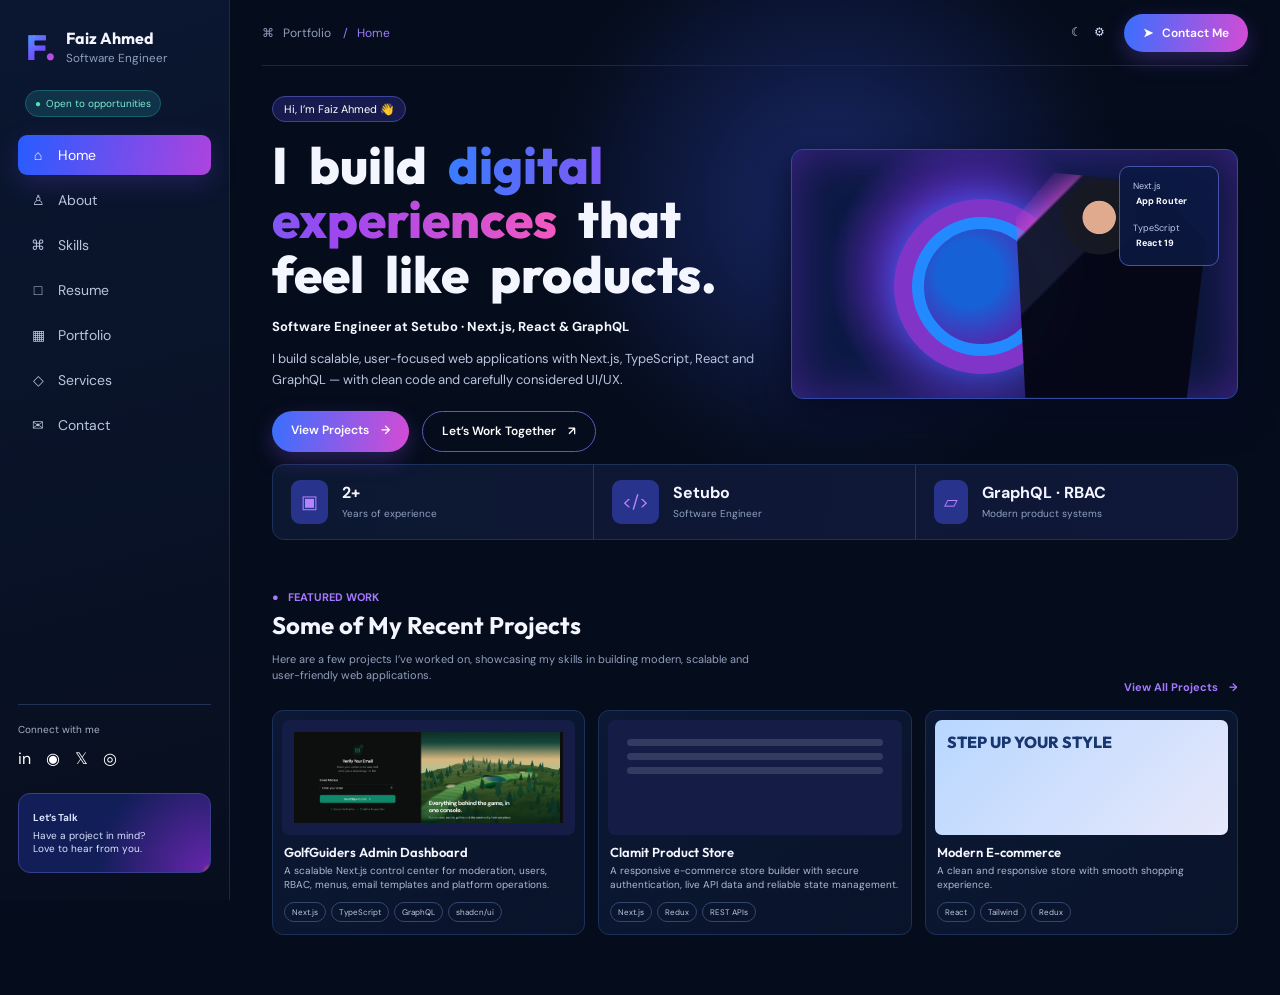
<file: index.html>
<!doctype html><html lang="en"><head><meta charset="utf-8"><meta name="viewport" content="width=device-width,initial-scale=1"><title>Faiz Ahmed — Portfolio</title><link rel="stylesheet" href="style.css"><link rel="stylesheet" href="motion.css"><link rel="stylesheet" href="custom.css"></head><body><div class="app"><aside class="sidebar"><a class="brand" href="index.html"><span class="mark">F.</span><span><b>Faiz Ahmed</b><small>Software Engineer</small></span></a><span class="availability">Open to opportunities</span><nav class="nav"><a href="index.html"><i>⌂</i>Home</a><a href="about.html"><i>♙</i>About</a><a href="skills.html"><i>⌘</i>Skills</a><a href="resume.html"><i>□</i>Resume</a><a href="projects.html"><i>▦</i>Portfolio</a><a href="services.html"><i>◇</i>Services</a><a href="contact.html"><i>✉</i>Contact</a></nav><div class="side-bottom">Connect with me<div class="socials"><span>in</span><span>◉</span><span>𝕏</span><span>◎</span></div><div class="hire-box"><b>Let’s Talk</b>Have a project in mind?<br>Love to hear from you.</div></div></aside><main class="main"><header class="topbar"><div class="crumb">⌘ &nbsp; Portfolio <span>/ &nbsp; Home</span></div><div class="top-actions">☾　⚙ <a class="contact-pill" href="contact.html">➤ &nbsp; Contact Me</a></div></header><section class="home-hero"><div class="hero-copy reveal"><span class="eyebrow">Hi, I’m Faiz Ahmed 👋</span><h1>I build <span class="gradient">digital experiences</span> that feel like products.</h1><strong>Next.js / React.js Software Engineer</strong><p>I craft fast, accessible and modern web applications with clean code, great UI/UX and scalable architecture.</p><div class="hero-buttons"><a class="btn primary" href="projects.html">View Projects　→</a><a class="btn secondary" href="contact.html">Let’s Work Together　↗</a></div></div><div class="hero-art reveal"><div class="orb"></div><div class="portrait"></div><div class="code-card">Next.js<b>App Router</b><br>TypeScript<b>React 19</b></div></div></section><section class="stats reveal"><div class="stat"><span class="stat-icon">▣</span><span><b>10+</b><small>Projects Completed</small></span></div><div class="stat"><span class="stat-icon">&lt;/&gt;</span><span><b>Frontend Focus</b><small>Next.js / React.js</small></span></div><div class="stat"><span class="stat-icon">▱</span><span><b>Modern Stack</b><small>TypeScript · Tailwind</small></span></div></section><section class="section reveal"><div class="section-head"><div><span class="kicker">● &nbsp; FEATURED WORK</span><h2>Some of My Recent Projects</h2><p class="section-sub">Here are a few projects I’ve worked on, showcasing my skills in building modern, scalable and user-friendly web applications.</p></div><a class="kicker" href="projects.html">View All Projects　→</a></div><div class="projects"><article class="project"><div class="project-thumb"><img src="golfimg.jpeg" alt="GolfGuiders admin panel" style="width:100%;height:100%;object-fit:cover;display:block"></div><div class="project-body"><h3>GolfGuilders Admin Panel</h3><p>A powerful dashboard with user management and GraphQL integration.</p><div class="tags"><span class="tag">Next.js</span><span class="tag">TypeScript</span><span class="tag">GraphQL</span></div></div></article><article class="project"><div class="project-thumb"><div class="mock-lines"></div><div class="mock-lines"></div><div class="mock-lines"></div></div><div class="project-body"><h3>Project Management SaaS</h3><p>A multi-tenant platform with real-time updates and clean UI/UX.</p><div class="tags"><span class="tag">Next.js</span><span class="tag">Supabase</span><span class="tag">TypeScript</span></div></div></article><article class="project"><div class="project-thumb commerce"></div><div class="project-body"><h3>Modern E-commerce</h3><p>A clean and responsive store with smooth shopping experience.</p><div class="tags"><span class="tag">React</span><span class="tag">Tailwind</span><span class="tag">Redux</span></div></div></article></div></section></main></div><script src="app.js"></script><script src="profile.js"></script><script src="motion.js"></script></body></html>
</file>
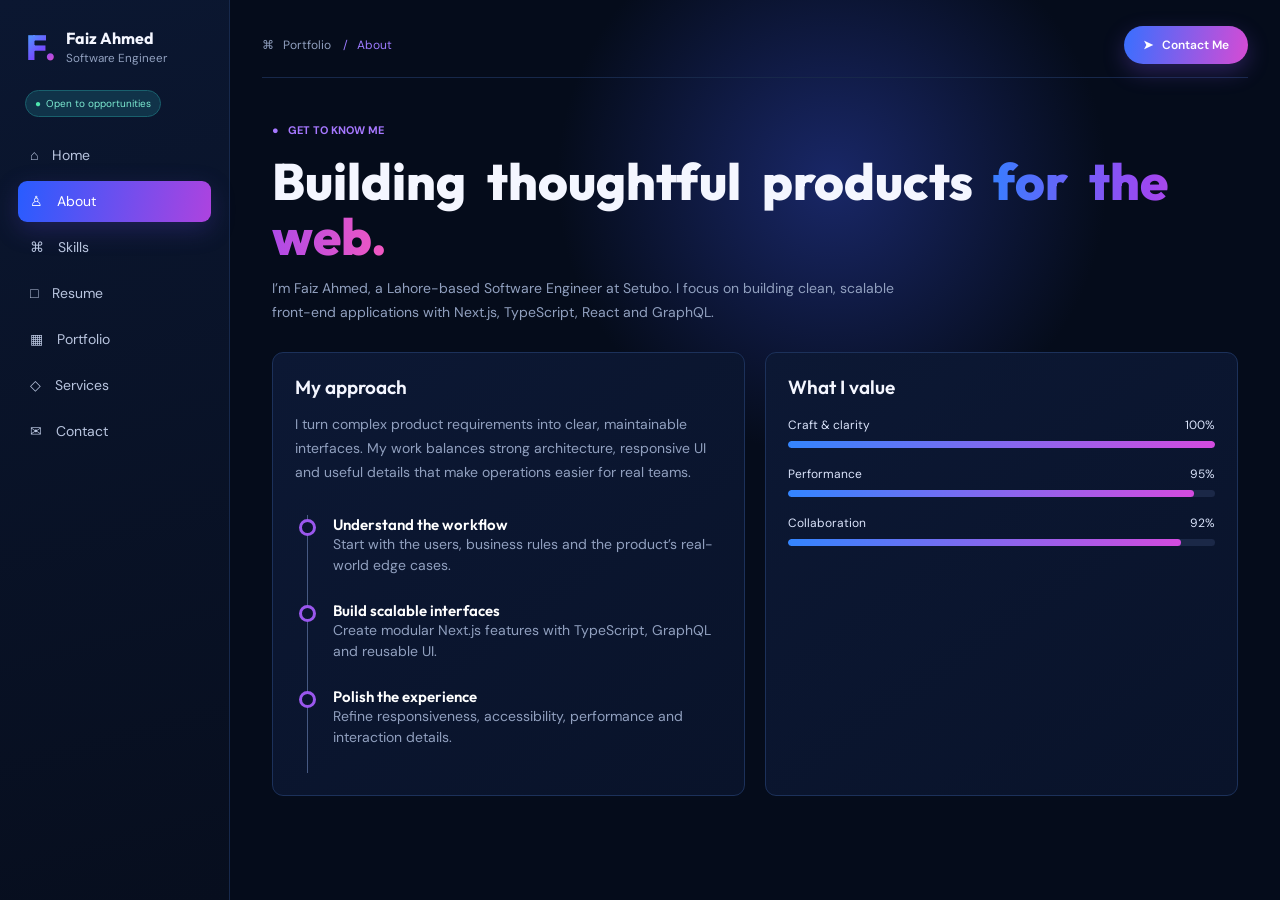
<file: about.html>
<!doctype html><html lang="en"><head><meta charset="utf-8"><meta name="viewport" content="width=device-width,initial-scale=1"><title>About — Faiz Ahmed</title><link rel="stylesheet" href="style.css"><link rel="stylesheet" href="motion.css"></head><body><div class="app"><aside class="sidebar"><a class="brand" href="index.html"><span class="mark">F.</span><span><b>Faiz Ahmed</b><small>Software Engineer</small></span></a><span class="availability">Open to opportunities</span><nav class="nav"><a href="index.html">⌂　Home</a><a href="about.html">♙　About</a><a href="skills.html">⌘　Skills</a><a href="resume.html">□　Resume</a><a href="projects.html">▦　Portfolio</a><a href="services.html">◇　Services</a><a href="contact.html">✉　Contact</a></nav></aside><main class="main"><header class="topbar"><div class="crumb">⌘ &nbsp; Portfolio <span>/ &nbsp; About</span></div><a class="contact-pill" href="contact.html">➤ &nbsp; Contact Me</a></header><section class="page reveal"><span class="kicker">● &nbsp; GET TO KNOW ME</span><h1 class="page-title">Building thoughtful products <span class="gradient">for the web.</span></h1><p class="lead">I’m a front-end developer who turns ambitious ideas into memorable digital experiences. I care about the details, from the first pixel through to the last interaction.</p><div class="two-col"><article class="card"><h3>My approach</h3><p class="lead">I combine considered visual design with reliable engineering. Every project starts with understanding the goal, then becomes a fast, responsive and accessible interface.</p><div class="timeline"><div class="timeline-item"><b>Discover</b>Clarify users, goals and the opportunity.</div><div class="timeline-item"><b>Design & build</b>Shape a clean visual system and ship it thoughtfully.</div><div class="timeline-item"><b>Refine</b>Polish interactions, performance and the little details.</div></div></article><article class="card"><h3>What I value</h3><div class="skill"><div class="skill-head"><span>Craft & clarity</span><span>100%</span></div><div class="bar"><span style="width:100%"></span></div></div><div class="skill"><div class="skill-head"><span>Performance</span><span>95%</span></div><div class="bar"><span style="width:95%"></span></div></div><div class="skill"><div class="skill-head"><span>Collaboration</span><span>92%</span></div><div class="bar"><span style="width:92%"></span></div></div></article></div></section></main></div><script src="app.js"></script><script src="profile.js"></script><script src="motion.js"></script></body></html>
</file>
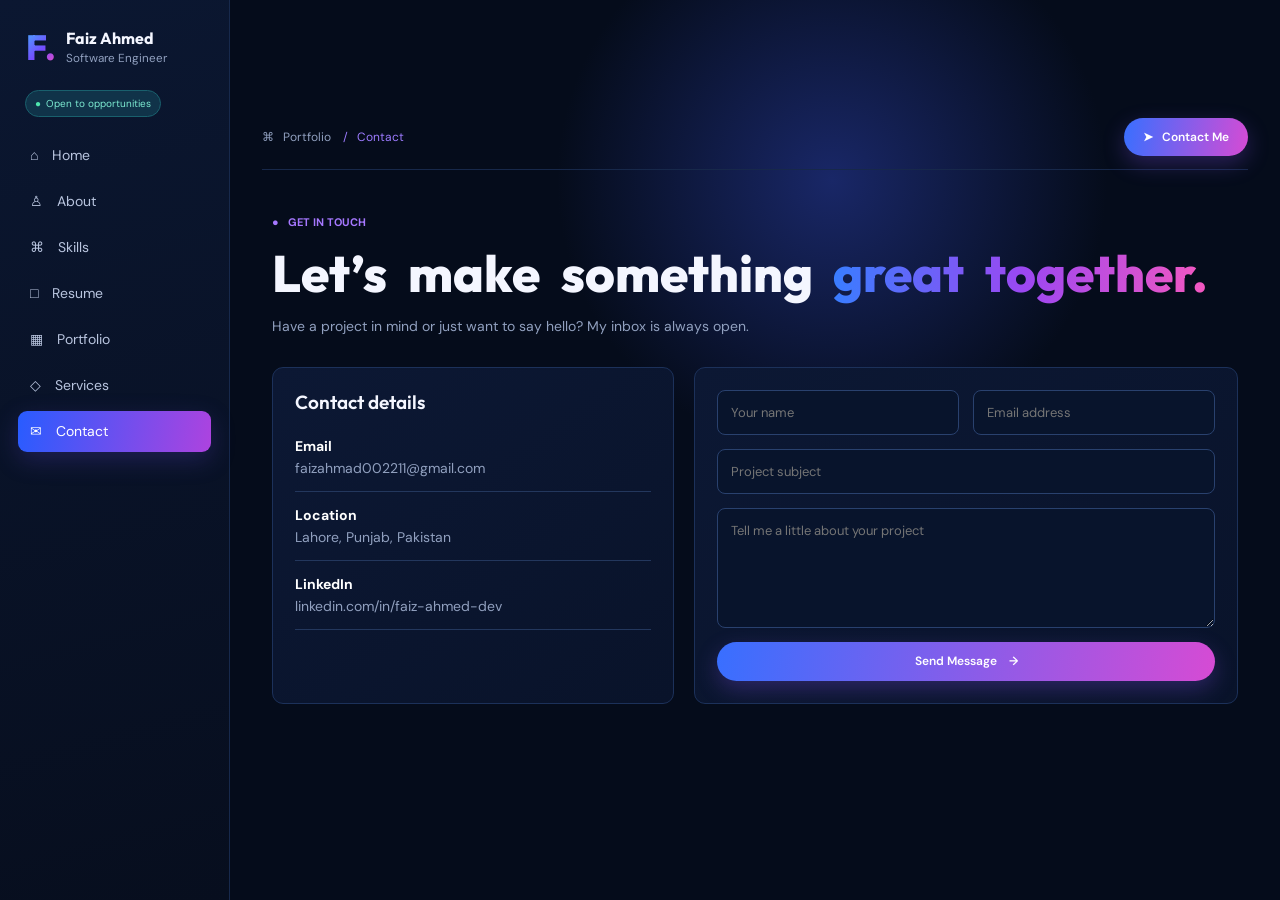
<file: contact.html>
<!doctype html><html lang="en"><head><meta charset="utf-8"><meta name="viewport" content="width=device-width,initial-scale=1"><title>Contact — Faiz Ahmed</title><link rel="stylesheet" href="style.css"><link rel="stylesheet" href="motion.css"></head><body><div class="app"><aside class="sidebar"><a class="brand" href="index.html"><span class="mark">F.</span><span><b>Faiz Ahmed</b><small>Software Engineer</small></span></a><span class="availability">Open to opportunities</span><nav class="nav"><a href="index.html">⌂　Home</a><a href="about.html">♙　About</a><a href="skills.html">⌘　Skills</a><a href="resume.html">□　Resume</a><a href="projects.html">▦　Portfolio</a><a href="services.html">◇　Services</a><a href="contact.html">✉　Contact</a></nav></aside><main class="main"><header class="topbar"><div class="crumb">⌘ &nbsp; Portfolio <span>/ &nbsp; Contact</span></div><a class="contact-pill" href="contact.html">➤ &nbsp; Contact Me</a></header><section class="page reveal"><span class="kicker">● &nbsp; GET IN TOUCH</span><h1 class="page-title">Let’s make something <span class="gradient">great together.</span></h1><p class="lead">Have a project in mind or just want to say hello? My inbox is always open.</p><div class="contact-grid"><article class="card"><h3>Contact details</h3><div class="contact-item"><b>Email</b>hello@faizahmed.dev</div><div class="contact-item"><b>Location</b>Available worldwide, remotely</div><div class="contact-item"><b>Response time</b>Usually within 1–2 business days</div></article><form class="card form"><div class="form-row"><input placeholder="Your name" required><input type="email" placeholder="Email address" required></div><input placeholder="Project subject" required><textarea placeholder="Tell me a little about your project" required></textarea><button class="btn primary" type="submit">Send Message　→</button></form></div></section></main></div><script src="app.js"></script><script src="profile.js"></script><script src="motion.js"></script></body></html>
</file>
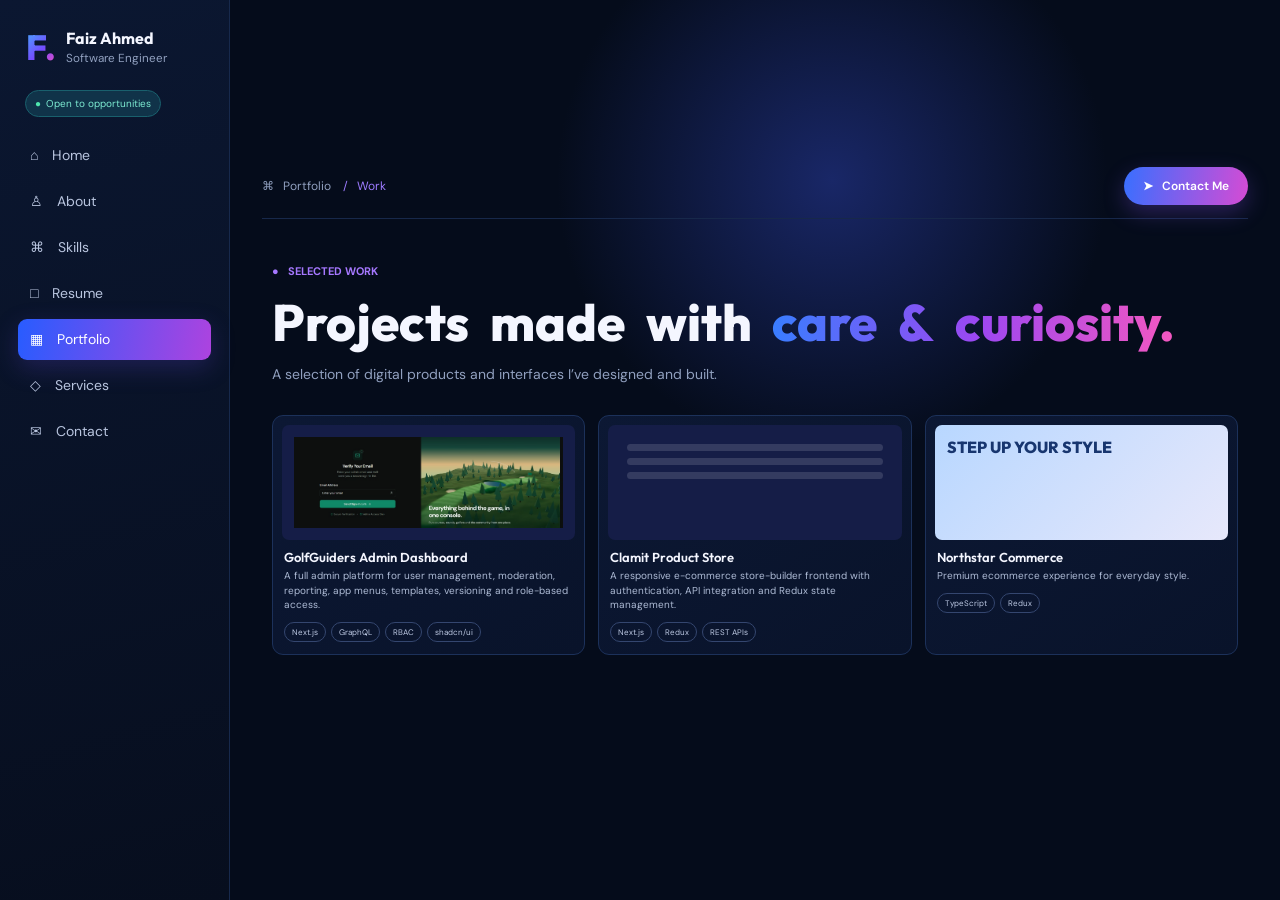
<file: projects.html>
<!doctype html><html lang="en"><head><meta charset="utf-8"><meta name="viewport" content="width=device-width,initial-scale=1"><title>Projects — Faiz Ahmed</title><link rel="stylesheet" href="style.css"><link rel="stylesheet" href="motion.css"><link rel="stylesheet" href="custom.css"></head><body><div class="app"><aside class="sidebar"><a class="brand" href="index.html"><span class="mark">F.</span><span><b>Faiz Ahmed</b><small>Software Engineer</small></span></a><span class="availability">Open to opportunities</span><nav class="nav"><a href="index.html">⌂　Home</a><a href="about.html">♙　About</a><a href="skills.html">⌘　Skills</a><a href="resume.html">□　Resume</a><a href="projects.html">▦　Portfolio</a><a href="services.html">◇　Services</a><a href="contact.html">✉　Contact</a></nav></aside><main class="main"><header class="topbar"><div class="crumb">⌘ &nbsp; Portfolio <span>/ &nbsp; Work</span></div><a class="contact-pill" href="contact.html">➤ &nbsp; Contact Me</a></header><section class="page reveal"><span class="kicker">● &nbsp; SELECTED WORK</span><h1 class="page-title">Projects made with <span class="gradient">care & curiosity.</span></h1><p class="lead">A selection of digital products and interfaces I’ve designed and built.</p><div class="projects" style="margin-top:28px"><article class="project"><div class="project-thumb"><img src="golfimg.jpeg" alt="GolfGuiders admin panel" style="width:100%;height:100%;object-fit:cover;display:block"></div><div class="project-body"><h3>GolfGuilders Dashboard</h3><p>Operations dashboard for a modern sports platform.</p><div class="tags"><span class="tag">Next.js</span><span class="tag">GraphQL</span></div></div></article><article class="project"><div class="project-thumb"><div class="mock-lines"></div><div class="mock-lines"></div><div class="mock-lines"></div></div><div class="project-body"><h3>Flowboard SaaS</h3><p>Collaborative project management, simplified.</p><div class="tags"><span class="tag">React</span><span class="tag">Supabase</span></div></div></article><article class="project"><div class="project-thumb commerce"></div><div class="project-body"><h3>Northstar Commerce</h3><p>Premium ecommerce experience for everyday style.</p><div class="tags"><span class="tag">TypeScript</span><span class="tag">Redux</span></div></div></article></div></section></main></div><script src="app.js"></script><script src="profile.js"></script><script src="motion.js"></script></body></html>
</file>
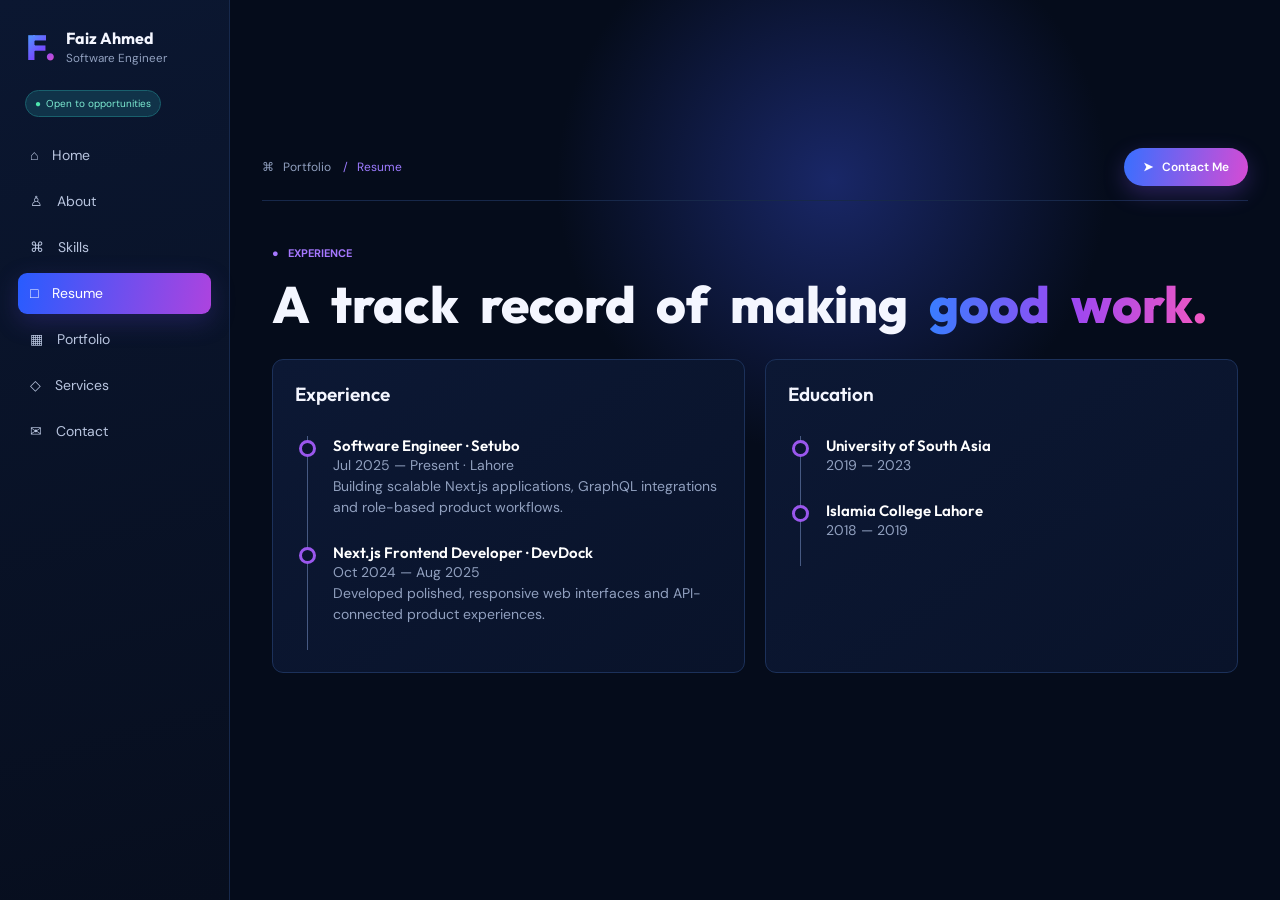
<file: resume.html>
<!doctype html><html lang="en"><head><meta charset="utf-8"><meta name="viewport" content="width=device-width,initial-scale=1"><title>Resume — Faiz Ahmed</title><link rel="stylesheet" href="style.css"><link rel="stylesheet" href="motion.css"></head><body><div class="app"><aside class="sidebar"><a class="brand" href="index.html"><span class="mark">F.</span><span><b>Faiz Ahmed</b><small>Software Engineer</small></span></a><span class="availability">Open to opportunities</span><nav class="nav"><a href="index.html">⌂　Home</a><a href="about.html">♙　About</a><a href="skills.html">⌘　Skills</a><a href="resume.html">□　Resume</a><a href="projects.html">▦　Portfolio</a><a href="services.html">◇　Services</a><a href="contact.html">✉　Contact</a></nav></aside><main class="main"><header class="topbar"><div class="crumb">⌘ &nbsp; Portfolio <span>/ &nbsp; Resume</span></div><a class="contact-pill" href="contact.html">➤ &nbsp; Contact Me</a></header><section class="page reveal"><span class="kicker">● &nbsp; EXPERIENCE</span><h1 class="page-title">A track record of making <span class="gradient">good work.</span></h1><div class="two-col"><article class="card"><h3>Experience</h3><div class="timeline"><div class="timeline-item"><b>Software Engineer</b>2023 — Present<br>Building polished web applications with React, Next.js and TypeScript.</div><div class="timeline-item"><b>Freelance Developer</b>2021 — 2023<br>Partnered with clients to create modern brand and product sites.</div></div></article><article class="card"><h3>Education & expertise</h3><div class="timeline"><div class="timeline-item"><b>Computer Science</b>Strong foundation in software engineering and web technologies.</div><div class="timeline-item"><b>Continuous learning</b>Always exploring new frameworks, animation patterns and better ways to build.</div></div></article></div></section></main></div><script src="app.js"></script><script src="profile.js"></script><script src="motion.js"></script></body></html>
</file>
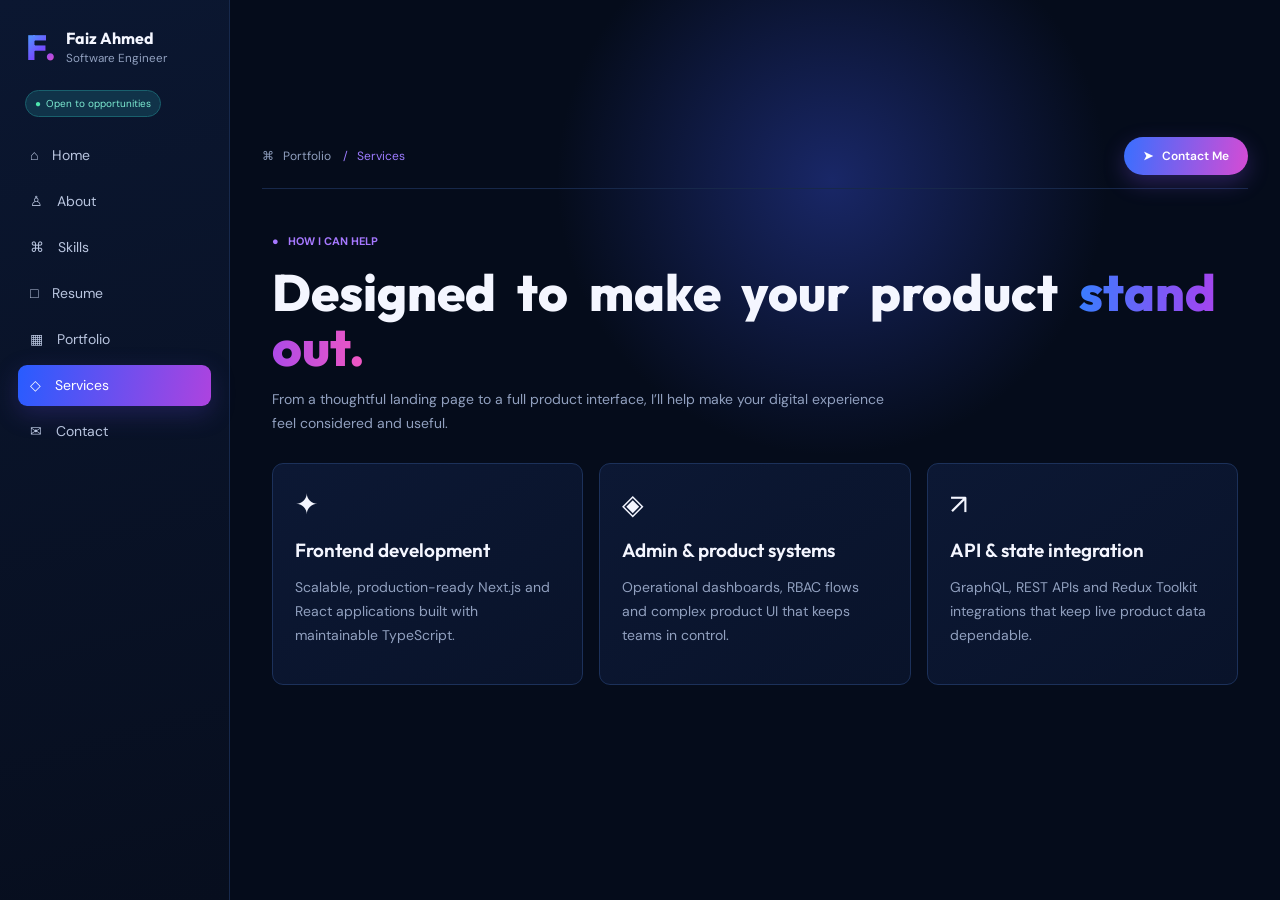
<file: services.html>
<!doctype html><html lang="en"><head><meta charset="utf-8"><meta name="viewport" content="width=device-width,initial-scale=1"><title>Services — Faiz Ahmed</title><link rel="stylesheet" href="style.css"><link rel="stylesheet" href="motion.css"></head><body><div class="app"><aside class="sidebar"><a class="brand" href="index.html"><span class="mark">F.</span><span><b>Faiz Ahmed</b><small>Software Engineer</small></span></a><span class="availability">Open to opportunities</span><nav class="nav"><a href="index.html">⌂　Home</a><a href="about.html">♙　About</a><a href="skills.html">⌘　Skills</a><a href="resume.html">□　Resume</a><a href="projects.html">▦　Portfolio</a><a href="services.html">◇　Services</a><a href="contact.html">✉　Contact</a></nav></aside><main class="main"><header class="topbar"><div class="crumb">⌘ &nbsp; Portfolio <span>/ &nbsp; Services</span></div><a class="contact-pill" href="contact.html">➤ &nbsp; Contact Me</a></header><section class="page reveal"><span class="kicker">● &nbsp; HOW I CAN HELP</span><h1 class="page-title">Designed to make your product <span class="gradient">stand out.</span></h1><p class="lead">From a thoughtful landing page to a full product interface, I’ll help make your digital experience feel considered and useful.</p><div class="service-grid"><article class="card"><div class="service-icon">✦</div><h3>Frontend development</h3><p class="lead">Fast, accessible React and Next.js experiences built for production.</p></article><article class="card"><div class="service-icon">◈</div><h3>UI implementation</h3><p class="lead">Pixel-precise, responsive interfaces that protect your visual intent.</p></article><article class="card"><div class="service-icon">↗</div><h3>Performance polish</h3><p class="lead">Sharper interactions, smooth motion and practical performance improvements.</p></article></div></section></main></div><script src="app.js"></script><script src="profile.js"></script><script src="motion.js"></script></body></html>
</file>
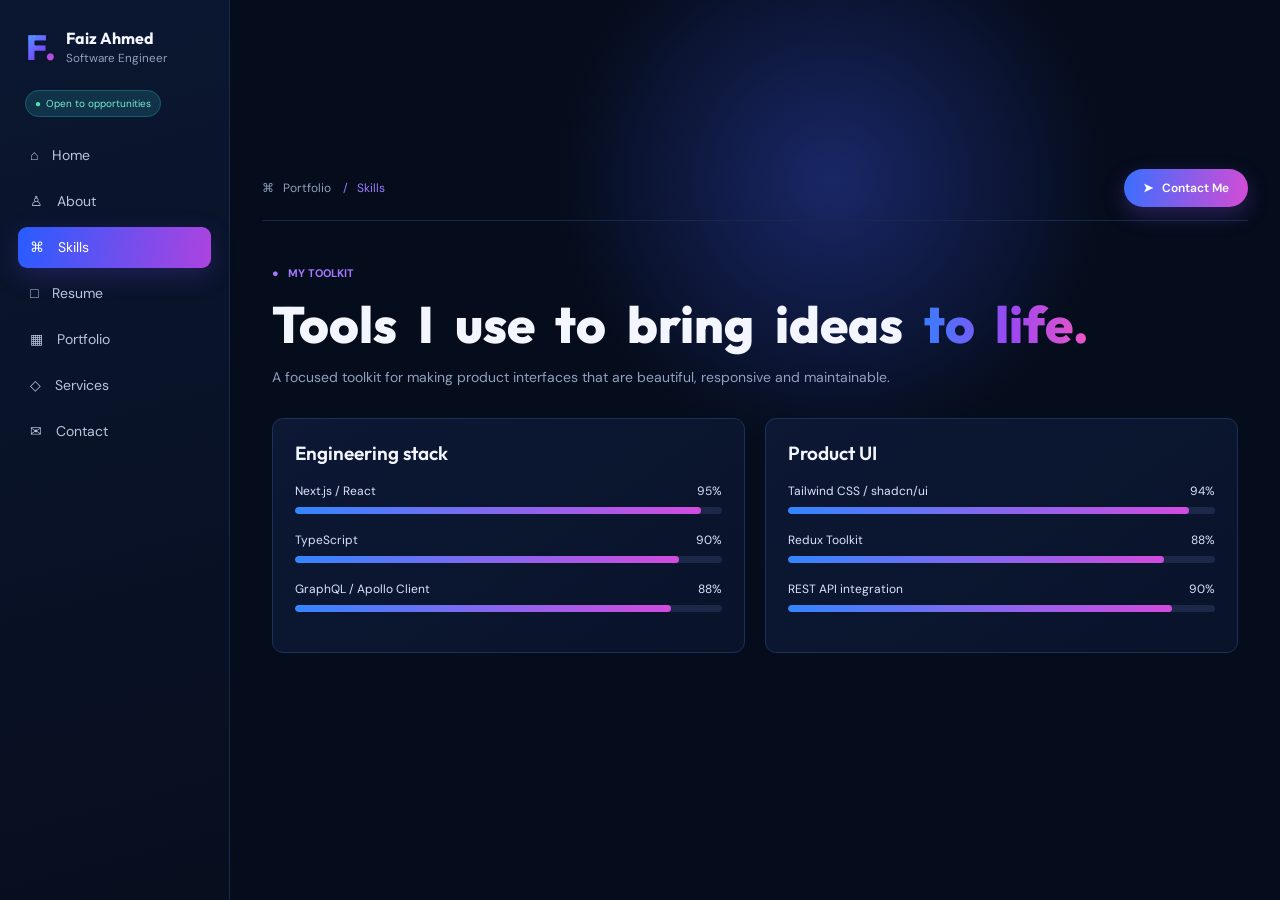
<file: skills.html>
<!doctype html><html lang="en"><head><meta charset="utf-8"><meta name="viewport" content="width=device-width,initial-scale=1"><title>Skills — Faiz Ahmed</title><link rel="stylesheet" href="style.css"><link rel="stylesheet" href="motion.css"></head><body><div class="app"><aside class="sidebar"><a class="brand" href="index.html"><span class="mark">F.</span><span><b>Faiz Ahmed</b><small>Software Engineer</small></span></a><span class="availability">Open to opportunities</span><nav class="nav"><a href="index.html">⌂　Home</a><a href="about.html">♙　About</a><a href="skills.html">⌘　Skills</a><a href="resume.html">□　Resume</a><a href="projects.html">▦　Portfolio</a><a href="services.html">◇　Services</a><a href="contact.html">✉　Contact</a></nav></aside><main class="main"><header class="topbar"><div class="crumb">⌘ &nbsp; Portfolio <span>/ &nbsp; Skills</span></div><a class="contact-pill" href="contact.html">➤ &nbsp; Contact Me</a></header><section class="page reveal"><span class="kicker">● &nbsp; MY TOOLKIT</span><h1 class="page-title">Tools I use to bring ideas <span class="gradient">to life.</span></h1><p class="lead">A focused toolkit for making product interfaces that are beautiful, responsive and maintainable.</p><div class="two-col"><article class="card"><h3>Front-end development</h3><div class="skill"><div class="skill-head"><span>React / Next.js</span><span>95%</span></div><div class="bar"><span style="width:95%"></span></div></div><div class="skill"><div class="skill-head"><span>TypeScript</span><span>90%</span></div><div class="bar"><span style="width:90%"></span></div></div><div class="skill"><div class="skill-head"><span>JavaScript</span><span>92%</span></div><div class="bar"><span style="width:92%"></span></div></div></article><article class="card"><h3>Design & styling</h3><div class="skill"><div class="skill-head"><span>Tailwind CSS</span><span>96%</span></div><div class="bar"><span style="width:96%"></span></div></div><div class="skill"><div class="skill-head"><span>CSS / Animation</span><span>94%</span></div><div class="bar"><span style="width:94%"></span></div></div><div class="skill"><div class="skill-head"><span>Figma</span><span>82%</span></div><div class="bar"><span style="width:82%"></span></div></div></article></div></section></main></div><script src="app.js"></script><script src="profile.js"></script><script src="motion.js"></script></body></html>
</file>
<file: style.css>
@import url('https://fonts.googleapis.com/css2?family=DM+Sans:wght@400;500;600;700&family=Outfit:wght@400;500;600;700;800&display=swap');
:root{--bg:#050c1b;--panel:#09142b;--line:#1c315a;--muted:#91a0bf;--text:#f4f6ff;--violet:#7047ff;--pink:#ef4cbd;--blue:#3384ff;--shadow:0 20px 50px #0007}*{box-sizing:border-box}html{scroll-behavior:smooth}body{margin:0;background:radial-gradient(circle at 65% 20%,#192767 0,transparent 25%),var(--bg);font:14px 'DM Sans',sans-serif;color:var(--text)}a{text-decoration:none;color:inherit}.app{display:grid;grid-template-columns:230px 1fr;min-height:100vh}.sidebar{position:fixed;width:230px;height:100vh;padding:28px 18px;background:linear-gradient(165deg,#0b1731,#070e1e);border-right:1px solid #17294c;z-index:5}.brand{display:flex;align-items:center;gap:10px;padding:0 8px 24px}.mark{font:800 35px Outfit;color:#fff;line-height:1;background:linear-gradient(135deg,#45abff,#744cff 55%,#f04dc0);-webkit-background-clip:text;color:transparent}.brand b{font:700 16px Outfit;display:block}.brand small,.muted{color:var(--muted)}.availability{font-size:10px;color:#7debd2;background:#103349;border:1px solid #19606d;border-radius:20px;padding:6px 9px;margin:0 7px 18px;display:inline-block}.availability:before{content:'●';color:#4ee5ad;margin-right:5px}.nav{display:grid;gap:5px}.nav a{color:#b9c5df;padding:11px 12px;border-radius:9px;transition:.25s;display:flex;gap:12px;align-items:center}.nav a:hover,.nav a.active{color:#fff;background:linear-gradient(100deg,#285cff,#ad43df);box-shadow:0 8px 25px #4b38aa55}.nav i{font-style:normal;width:16px;text-align:center}.side-bottom{position:absolute;bottom:27px;left:18px;right:18px;border-top:1px solid #203354;padding-top:18px;font-size:10px;color:#a6b2ca}.socials{display:flex;gap:15px;font-size:16px;color:white;margin:12px 0 24px}.hire-box{padding:17px 14px;border-radius:12px;background:radial-gradient(circle at 100% 100%,#e46f43,#6125a7 4%,#111e58 55%);border:1px solid #3a3e8e;color:#dce4ff}.hire-box b{display:block;margin-bottom:5px}.main{grid-column:2;padding:0 32px 50px;max-width:1280px;width:100%;margin:auto}.topbar{height:66px;border-bottom:1px solid #17284a;display:flex;align-items:center;justify-content:space-between;color:var(--muted);font-size:12px}.crumb{display:flex;gap:12px}.crumb span:last-child{color:#9d7bff}.top-actions{display:flex;align-items:center;gap:19px;color:#d9e1ff}.contact-pill,.btn{border:0;color:#fff;cursor:pointer;border-radius:24px;padding:11px 19px;font:600 12px 'DM Sans';transition:.25s}.contact-pill,.btn.primary{background:linear-gradient(100deg,#386fff,#d64bd4);box-shadow:0 8px 22px #7247d255}.btn.secondary{background:transparent;border:1px solid #5360b6}.contact-pill:hover,.btn:hover{transform:translateY(-3px);filter:brightness(1.15)}.home-hero{display:grid;grid-template-columns:1.05fr .95fr;gap:26px;padding:30px 10px 12px;align-items:center}.eyebrow{display:inline-flex;border:1px solid #3f4596;border-radius:16px;padding:5px 11px;font-size:11px;background:#171a4c;color:#fff}.hero-copy h1,.page-title{font:800 clamp(33px,4vw,52px)/1.06 Outfit;margin:16px 0}.gradient{background:linear-gradient(90deg,#397dff,#9d47f1,#fa59bd);-webkit-background-clip:text;color:transparent}.hero-copy p{color:#b9c5df;line-height:1.65;max-width:510px;font-size:13px}.hero-copy strong{font-size:13px}.hero-buttons{display:flex;gap:13px;margin-top:20px}.hero-art{height:250px;border:1px solid #2e4ba1;border-radius:12px;position:relative;overflow:hidden;background:radial-gradient(circle at 40% 50%,#1761d7 0 11%,#5526ad 26%,#0b1943 48%,#081430 100%);box-shadow:inset 0 0 50px #7b34e877,0 15px 36px #060b22}.orb{position:absolute;width:155px;height:155px;border-radius:50%;border:20px solid #2289ff;box-shadow:0 0 45px #237bff;left:25%;top:24%}.orb:after{content:'';position:absolute;inset:-30px;border-radius:50%;border:18px solid #8134c8;border-right-color:transparent}.portrait{position:absolute;right:7%;bottom:0;width:190px;height:225px;background:linear-gradient(135deg,transparent 16%,#15192e 17% 35%,#060817 36%);clip-path:polygon(20% 0,70% 4%,100% 30%,90% 100%,5% 100%,0 20%);filter:drop-shadow(-8px 0 15px #d04cc8);opacity:.98}.portrait:before{content:'';width:90px;height:104px;background:radial-gradient(circle at 48% 36%,#e5ae91 0 20%,#171a22 21% 45%,transparent 46%);position:absolute;top:7px;left:40px;border-radius:50%}.code-card{position:absolute;right:18px;top:16px;padding:13px;width:100px;border-radius:10px;background:#0c1943dd;border:1px solid #4454ac;font-size:9px;color:#bfc9ec}.code-card b{display:block;color:#fff;margin:3px}.stats{display:grid;grid-template-columns:repeat(3,1fr);background:linear-gradient(95deg,#0c1831,#101739);border:1px solid var(--line);border-radius:12px;margin:0 10px 27px}.stat{padding:15px 18px;display:flex;align-items:center;gap:14px;border-right:1px solid #26375d}.stat:last-child{border:0}.stat-icon{background:#28338b;border-radius:9px;padding:10px;color:#b883ff;font-size:18px}.stat b{font-size:16px;display:block}.stat small{color:var(--muted);font-size:10px}.section{padding:10px}.section-head{display:flex;justify-content:space-between;align-items:end;margin:10px 0 15px}.kicker{font-size:11px;color:#a678ff;font-weight:700}.section h2{font:700 24px Outfit;margin:5px 0}.section-sub{color:var(--muted);font-size:11px;max-width:500px;line-height:1.5}.projects{display:grid;grid-template-columns:repeat(3,1fr);gap:13px}.project,.card{background:linear-gradient(145deg,#0c1834,#09132a);border:1px solid var(--line);border-radius:11px;overflow:hidden;transition:.3s}.project:hover,.card:hover{transform:translateY(-6px);border-color:#6c58cd;box-shadow:var(--shadow)}.project-thumb{height:115px;margin:9px;border-radius:7px;background:#151d47;position:relative;overflow:hidden;padding:12px}.project-thumb:after{content:'';position:absolute;inset:0;background:linear-gradient(120deg,transparent 30%,#ffffff18 45%,transparent 60%);transform:translateX(-120%);transition:.6s}.project:hover .project-thumb:after{transform:translateX(120%)}.dash{background:linear-gradient(120deg,#121d54,#472781)}.dash div,.mock-lines{height:7px;background:#ffffff22;border-radius:4px;margin:7px}.dash div:nth-child(2){width:62%;background:#7a4eff}.dash div:nth-child(3){width:80%;background:#2d8bfa}.commerce{background:linear-gradient(135deg,#b8d7ff,#e7e8fb)}.commerce:before{content:'STEP UP YOUR STYLE';font:800 16px Outfit;color:#18366f}.commerce:after{content:'◖';color:#264dde;font-size:95px;position:absolute;right:25px;bottom:-30px}.project-body{padding:0 11px 12px}.project h3{font:600 13px Outfit;margin:3px 0}.project p{font-size:10px;color:#aebbd5;line-height:1.45;margin:4px 0 9px}.tags{display:flex;gap:5px;flex-wrap:wrap}.tag{font-size:8px;border:1px solid #34466f;color:#bdc9e3;border-radius:10px;padding:4px 7px}.page{padding:42px 10px}.page-title{margin-bottom:8px}.lead{max-width:630px;color:var(--muted);line-height:1.7}.two-col{display:grid;grid-template-columns:1fr 1fr;gap:20px;margin-top:28px}.card{padding:22px}.card h3{font:600 19px Outfit;margin:0 0 9px}.skill{margin:18px 0}.skill-head{display:flex;justify-content:space-between;color:#dbe4fb;font-size:12px}.bar{height:7px;background:#1b2847;border-radius:20px;margin-top:8px;overflow:hidden}.bar span{height:100%;display:block;background:linear-gradient(90deg,#3385ff,#d34bdf);border-radius:20px;animation:grow 1.5s ease both}.timeline{position:relative;border-left:1px solid #465982;margin:30px 0 0 12px}.timeline-item{position:relative;padding:0 0 25px 25px;color:var(--muted);line-height:1.5}.timeline-item:before{content:'';position:absolute;width:11px;height:11px;border:3px solid #9a57ed;background:#0a1430;border-radius:50%;left:-9px;top:4px}.timeline-item b{display:block;color:#fff;font:600 15px Outfit}.service-grid{display:grid;grid-template-columns:repeat(3,1fr);gap:16px;margin-top:28px}.service-icon{font-size:28px;margin-bottom:15px}.contact-grid{display:grid;grid-template-columns:.85fr 1.15fr;gap:20px;margin-top:28px}.contact-item{padding:14px 0;border-bottom:1px solid #23375d;color:var(--muted)}.contact-item b{display:block;color:#fff;margin-bottom:4px}.form{display:grid;gap:14px}.form-row{display:grid;grid-template-columns:1fr 1fr;gap:14px}input,textarea{background:#08142c;border:1px solid #29416e;border-radius:8px;padding:13px;color:#fff;font:13px 'DM Sans';width:100%;outline:0}textarea{height:120px;resize:vertical}input:focus,textarea:focus{border-color:#8457ec;box-shadow:0 0 0 3px #8457ec22}.reveal{animation:up .65s both}@keyframes up{from{opacity:0;transform:translateY(18px)}to{opacity:1;transform:none}}@keyframes grow{from{width:0}}@media(max-width:850px){.app{grid-template-columns:1fr}.sidebar{position:sticky;top:0;width:100%;height:auto;padding:14px 20px;display:flex;align-items:center;gap:15px}.brand{padding:0}.availability,.side-bottom{display:none}.nav{display:flex;overflow:auto;gap:4px}.nav a{white-space:nowrap;padding:8px}.nav i{display:none}.main{grid-column:1;padding:0 18px 35px}.home-hero{grid-template-columns:1fr}.hero-art{height:220px}.projects,.service-grid{grid-template-columns:1fr 1fr}}@media(max-width:560px){.topbar .crumb{display:none}.home-hero{padding-left:0;padding-right:0}.stats{grid-template-columns:1fr}.stat{border-right:0;border-bottom:1px solid #26375d}.projects,.service-grid,.two-col,.contact-grid,.form-row{grid-template-columns:1fr}.project-thumb{height:140px}.page{padding-left:0;padding-right:0}.hero-copy h1{font-size:37px}}
</file>
<file: motion.css>
/* Modern, scroll-driven motion layer */
.reveal{animation:none!important}.motion-item{opacity:0;transform:translateY(26px) scale(.985);filter:blur(6px);transition:opacity .72s cubic-bezier(.16,1,.3,1),transform .72s cubic-bezier(.16,1,.3,1),filter .72s cubic-bezier(.16,1,.3,1);transition-delay:var(--delay,0ms)}.motion-item.is-visible{opacity:1;transform:translateY(0) scale(1);filter:blur(0)}.motion-word{display:inline-block;opacity:0;transform:translateY(1em) rotate(3deg);filter:blur(5px);transition:opacity .55s cubic-bezier(.16,1,.3,1),transform .55s cubic-bezier(.16,1,.3,1),filter .55s ease;transition-delay:var(--word-delay,0ms);margin-right:.23em}.motion-title.is-visible .motion-word{opacity:1;transform:none;filter:none}.hero-art{isolation:isolate;transform-style:preserve-3d;transition:transform .5s cubic-bezier(.16,1,.3,1),box-shadow .5s ease}.hero-art:hover{transform:perspective(800px) rotateX(var(--tilt-y,0deg)) rotateY(var(--tilt-x,0deg)) translateY(-5px);box-shadow:0 28px 56px #050a1ccc,inset 0 0 50px #7b34e877}.hero-art .orb{animation:orbFloat 5s ease-in-out infinite}.hero-art .code-card{animation:cardFloat 4s ease-in-out infinite .5s}.project{transform-origin:center bottom}.project img{transition:transform .7s cubic-bezier(.16,1,.3,1),filter .5s ease}.project:hover img{transform:scale(1.08);filter:saturate(1.16) contrast(1.04)}.stat{transition:background .3s ease,transform .35s cubic-bezier(.16,1,.3,1)}.stat:hover{transform:translateY(-4px);background:#17275a}.btn,.contact-pill{position:relative;overflow:hidden}.btn:before,.contact-pill:before{content:'';position:absolute;inset:0;background:linear-gradient(110deg,transparent 25%,#fff5 47%,transparent 68%);transform:translateX(-130%);transition:transform .65s ease}.btn:hover:before,.contact-pill:hover:before{transform:translateX(130%)}.nav a{transition:transform .25s ease,background .25s ease,color .25s ease,box-shadow .25s ease}.nav a:hover{transform:translateX(4px)}@keyframes orbFloat{50%{transform:translate3d(0,-12px,18px) scale(1.04)}}@keyframes cardFloat{50%{transform:translateY(-8px)}}@media(prefers-reduced-motion:reduce){*,*:before,*:after{animation-duration:.01ms!important;animation-iteration-count:1!important;transition-duration:.01ms!important}.motion-item,.motion-word{opacity:1;transform:none;filter:none}}
</file>
<file: custom.css>
/* GolfGuiders project cover inspired by the supplied admin console */
.project-thumb.golf{background:linear-gradient(180deg,#062d27 0%,#185a45 38%,#d8bd7d 53%,#426a31 55%,#112d20 100%);padding:0}.project-thumb.golf:before{content:'◔  GolfGuiders';position:absolute;z-index:2;left:14px;top:13px;color:#f7fbf5;font:700 11px Outfit}.project-thumb.golf:after{content:'Everything behind the game, in one console.';position:absolute;z-index:2;left:14px;bottom:13px;right:20px;color:#fff;font:700 15px/1.04 Outfit;transform:none;background:linear-gradient(transparent,#061e16aa);padding:31px 0 0}.project-thumb.golf .hill{position:absolute;width:150%;height:70px;border-radius:50% 50% 0 0;background:#315f2e;left:-25%;bottom:16px;transform:rotate(-4deg);box-shadow:0 -11px 0 #48783a}.project-thumb.golf .hill:after{content:'';position:absolute;right:13%;top:-14px;width:45px;height:16px;border-radius:50%;background:#1b6e92;box-shadow:0 0 0 7px #409334}.project-thumb.golf .trees{position:absolute;left:0;right:0;bottom:14px;height:56px;background:linear-gradient(64deg,transparent 10%,#073a2d 10.5% 13%,transparent 13.5% 23%,#064131 23.5% 27%,transparent 27.5% 37%,#0a3926 37.5% 41%,transparent 41.5% 61%,#06392a 61.5% 66%,transparent 66.5% 79%,#07402d 79.5% 83%,transparent 83.5%);filter:drop-shadow(12px 0 #0a422d)}
</file>
